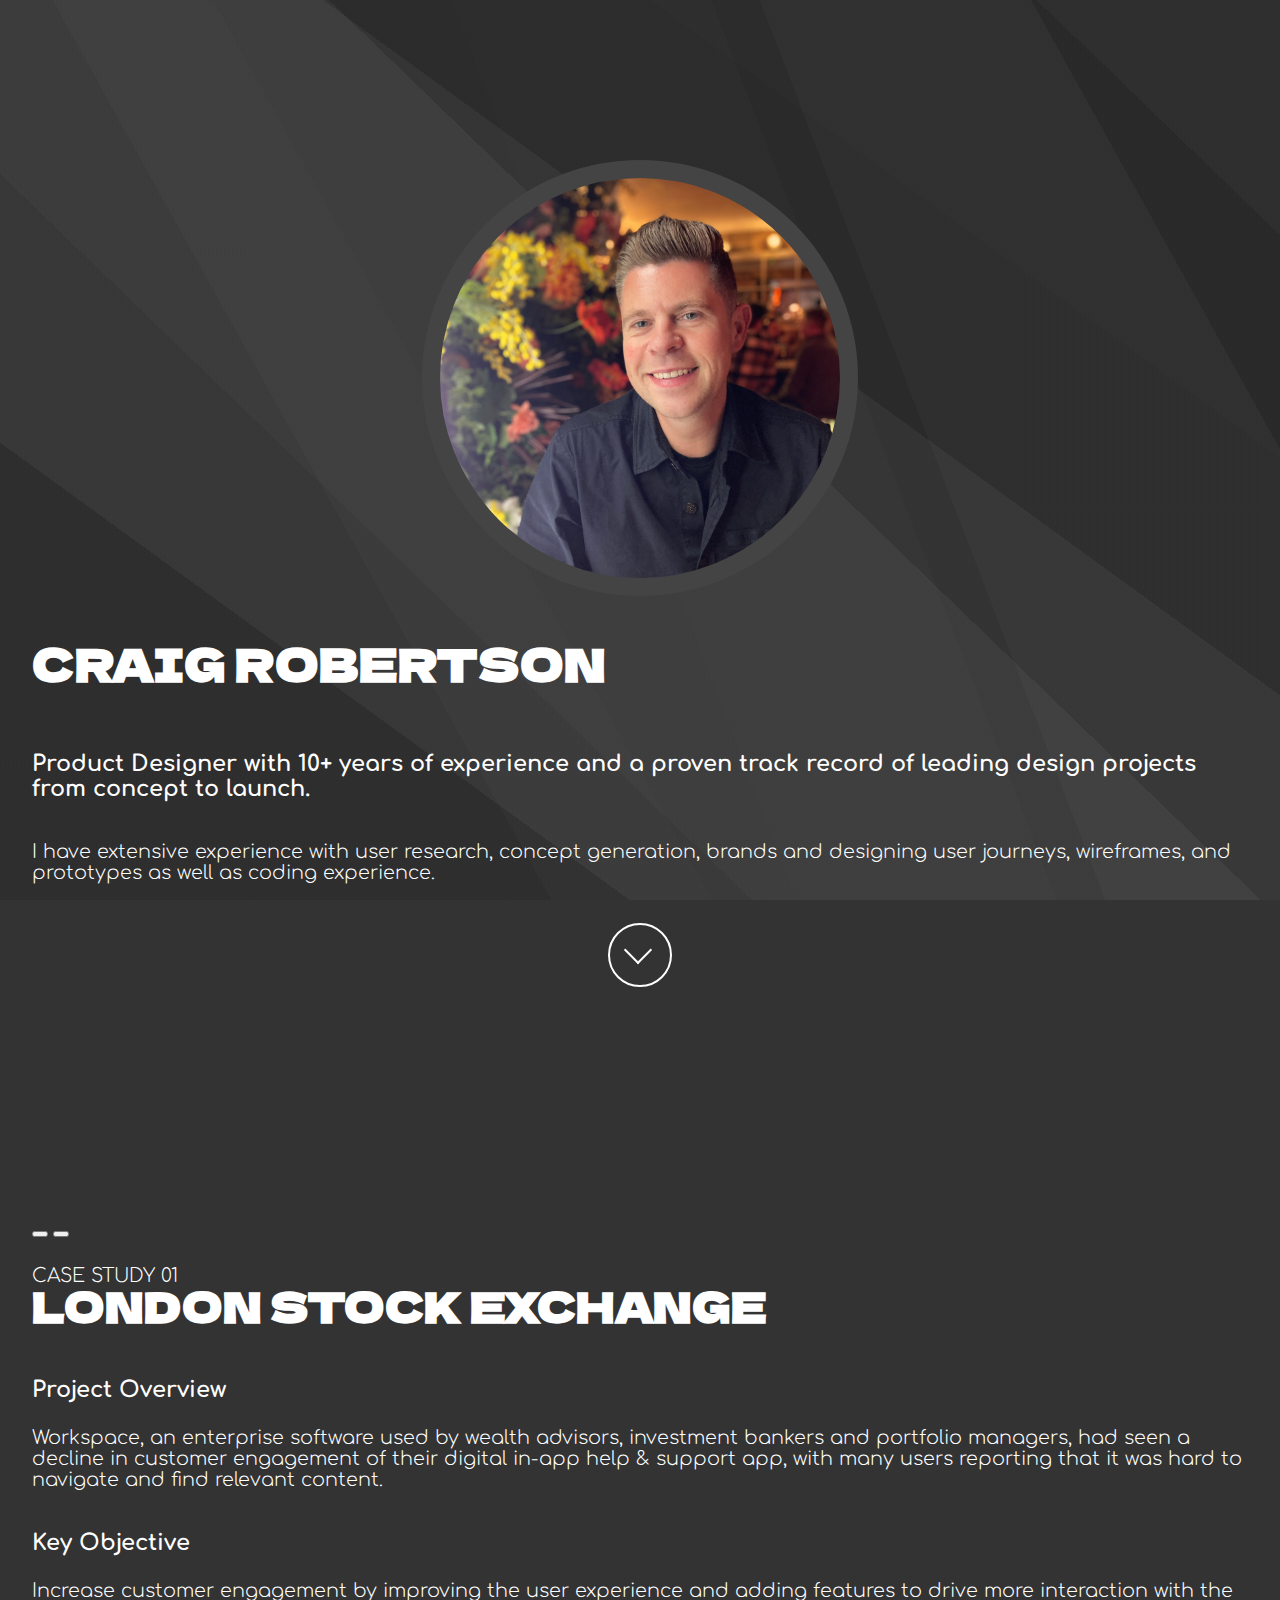
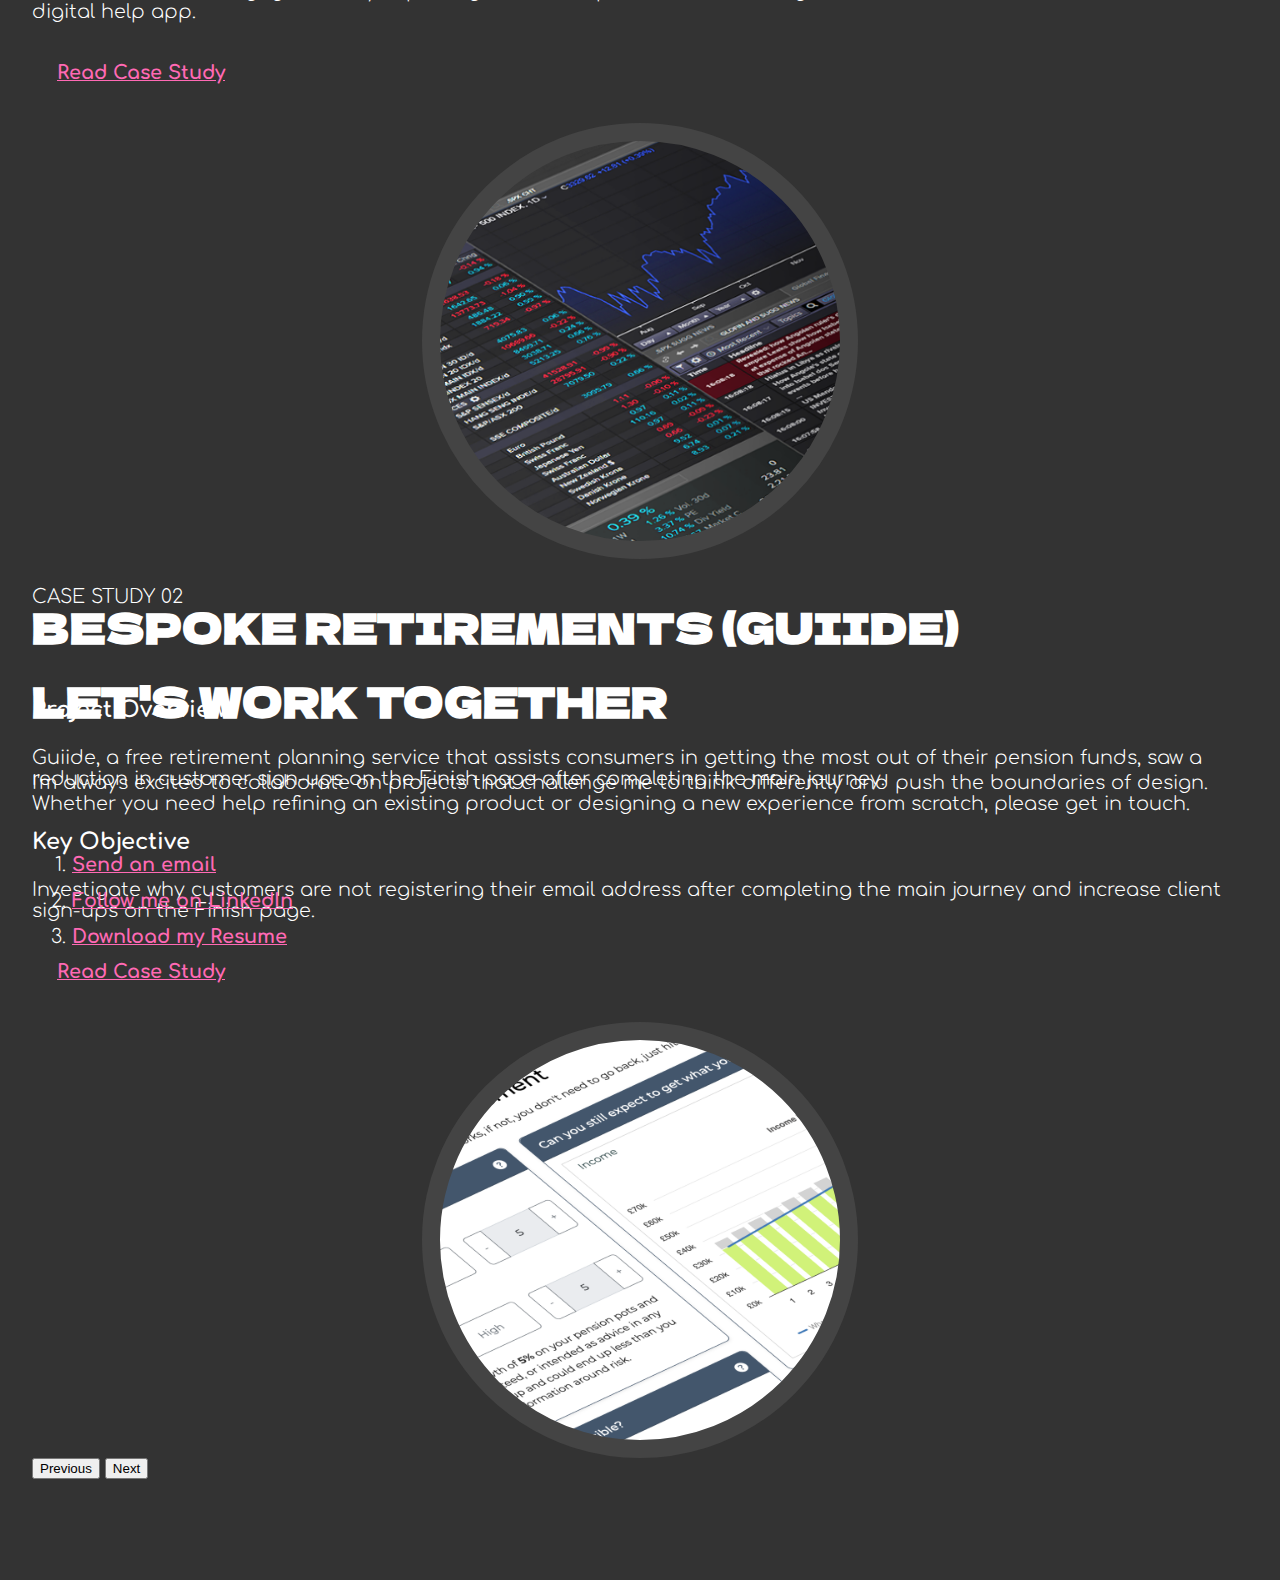
<file: index.html>
<!doctype html>
<html lang="en">
  <head>
    <meta charset="utf-8">
    <meta name="viewport" content="width=device-width, initial-scale=1">
    <title>Craig Robertson</title>

    <link href="https://cdn.jsdelivr.net/npm/bootstrap@5.1.1/dist/css/bootstrap.min.css" rel="stylesheet" integrity="sha384-F3w7mX95PdgyTmZZMECAngseQB83DfGTowi0iMjiWaeVhAn4FJkqJByhZMI3AhiU" crossorigin="anonymous">
    <link rel="preconnect" href="https://fonts.googleapis.com">
    <link rel="preconnect" href="https://fonts.gstatic.com" crossorigin>
    <link href="https://fonts.googleapis.com/css2?family=Dela+Gothic+One&family=Comfortaa:wght@300;400;700&display=swap" rel="stylesheet">
    <link href="css/main.css" rel="stylesheet">
  </head>
  <body>
    
    <section class="section first">
        <div class="container-fluid vh100 d-sm-flex align-items-center justify-content-center px-3">
            <div class="row">
                <div class="col-xl-6 col-lg-5">
                    <div class="background-craig-robertson shadow-sm my-5 mb-xl0"></div>
                </div>

                <div class="col-xl-4 col-lg-6 mx-auto mx-lg-0 d-flex align-items-center">
                    <div class="flex-column">
                        <p class="my-name">Craig Robertson</p>
                        <p class="lead">Product Designer with 10+ years of experience and a proven track record of leading design projects from concept to launch.</p>
                        <p>I have extensive experience with user research, concept generation, brands and designing user journeys, wireframes, and prototypes as well as coding experience.</p>
                    </div>                
                </div>

                <div class="wrapper">
                    <a href="index.html#case-studies"><div class="scroll"></div></a>
                </div>
            </div>
        </div>
    </section>

    <section class="section d-flex align-items-center justify-content-center" id="case-studies">
        <div class="container-fluid">
            <div class="row">
                <div class="col-xl-10 mx-auto">
                      <div id="caseStudies" class="carousel slide">
                        <div class="carousel-indicators">
                          <button type="button" data-bs-target="#caseStudies" data-bs-slide-to="0" class="active" aria-current="true" aria-label="London Stock Exchange"></button>
                          <button type="button" data-bs-target="#caseStudies" data-bs-slide-to="1" aria-label="Bespoke Retirements (Guiide)"></button>
                        </div>
                        <div class="carousel-inner">
                          <div class="carousel-item mb-5 active">
                            <div class="row">
                                <div class="col mx-auto d-sm-flex align-items-center">
                                    <div class="flex-column">
                                        <h1><span class="sub-title">Case Study 01</span> London Stock Exchange</h1>
                                        <h2>Project Overview</h2>
                                        <p>Workspace, an enterprise software used by wealth advisors, investment bankers and portfolio managers, had seen a decline in customer engagement of their digital in-app help &amp; support app, with many users reporting that it was hard to navigate and find relevant content.</p>
                                        <h2>Key Objective</h2>
                                        <p>Increase customer engagement by improving the user experience and adding features to drive more interaction with the digital help app.</p>
                                        <p><a href="lseg-case-study.html" class="btn btn-primary">Read Case Study</a></p>
                                    </div>
                                </div>
                                <div class="col d-lg-flex justify-content-center align-items-center img-case-study">
                                    <div class="background-lseg-workspace shadow-sm my5"></div>
                                </div>
                            </div>
                          </div>

                          <div class="carousel-item mb-5">
                            <div class="row">
                                <div class="col mx-auto d-sm-flex align-items-center">
                                    <div class="flex-column">
                                        <h1><span class="sub-title">Case Study 02</span> Bespoke Retirements (Guiide)</h1>
                                        <h2>Project Overview</h2>
                                        <p>Guiide, a free retirement planning service that assists consumers in getting the most out of their pension funds, saw a reduction in customer sign-ups on the Finish page after completing the main journey.</p>
                                        <h2>Key Objective</h2>
                                        <p>Investigate why customers are not registering their email address after completing the main journey and increase client sign-ups on the Finish page.</p>
                                        <p><a href="guiide-case-study.html" class="btn btn-primary">Read Case Study</a></p>
                                    </div>
                                </div>
                                <div class="col d-lg-flex justify-content-center align-items-center img-case-study">
                                    <div class="background-bespoke-retirements shadow-sm my5"></div>
                                </div>
                            </div>
                          </div>
                        </div>
                        <button class="carousel-control-prev" type="button" data-bs-target="#caseStudies" data-bs-slide="prev">
                            <span class="carousel-control-prev-icon" aria-hidden="true"></span>
                            <span class="visually-hidden">Previous</span>
                          </button>
                          <button class="carousel-control-next" type="button" data-bs-target="#caseStudies" data-bs-slide="next">
                            <span class="carousel-control-next-icon" aria-hidden="true"></span>
                            <span class="visually-hidden">Next</span>
                          </button>
                    </div>
                </div>
            </div>
        </div>
    </section>

    <section class="section d-flex align-items-center justify-content-center last">
        <div class="container-fluid">
            <div class="row">
                <div class="col-xl-6 mx-auto">
                    <h1>Let's work together</h1>
                    <p class="mb-3">I'm always excited to collaborate on projects that challenge me to think differently and push the boundaries of design. Whether you need help refining an existing product or designing a new experience from scratch, please get in touch.</p>
                    
                    <nav aria-label="breadcrumb">
                        <ol class="breadcrumb">
                        <li class="breadcrumb-item"><a href="mailto:craig.robertson@gmail.com">Send an email</a></li>
                        <li class="breadcrumb-item"><a href="http://uk.linkedin.com/in/craigrobertson79">Follow me on LinkedIn</a></li>
                        <li class="breadcrumb-item"><a href="docs/craig-robertson-product-designer.pdf" download>Download my Resume</a></li>
                        </ol>
                    </nav>
                </div>
            </div>
        </div>
    </section>

    <script src="https://cdn.jsdelivr.net/npm/@popperjs/core@2.11.8/dist/umd/popper.min.js" integrity="sha384-I7E8VVD/ismYTF4hNIPjVp/Zjvgyol6VFvRkX/vR+Vc4jQkC+hVqc2pM8ODewa9r" crossorigin="anonymous"></script>
<script src="https://cdn.jsdelivr.net/npm/bootstrap@5.3.3/dist/js/bootstrap.min.js" integrity="sha384-0pUGZvbkm6XF6gxjEnlmuGrJXVbNuzT9qBBavbLwCsOGabYfZo0T0to5eqruptLy" crossorigin="anonymous"></script>

</body>
</html>
</file>
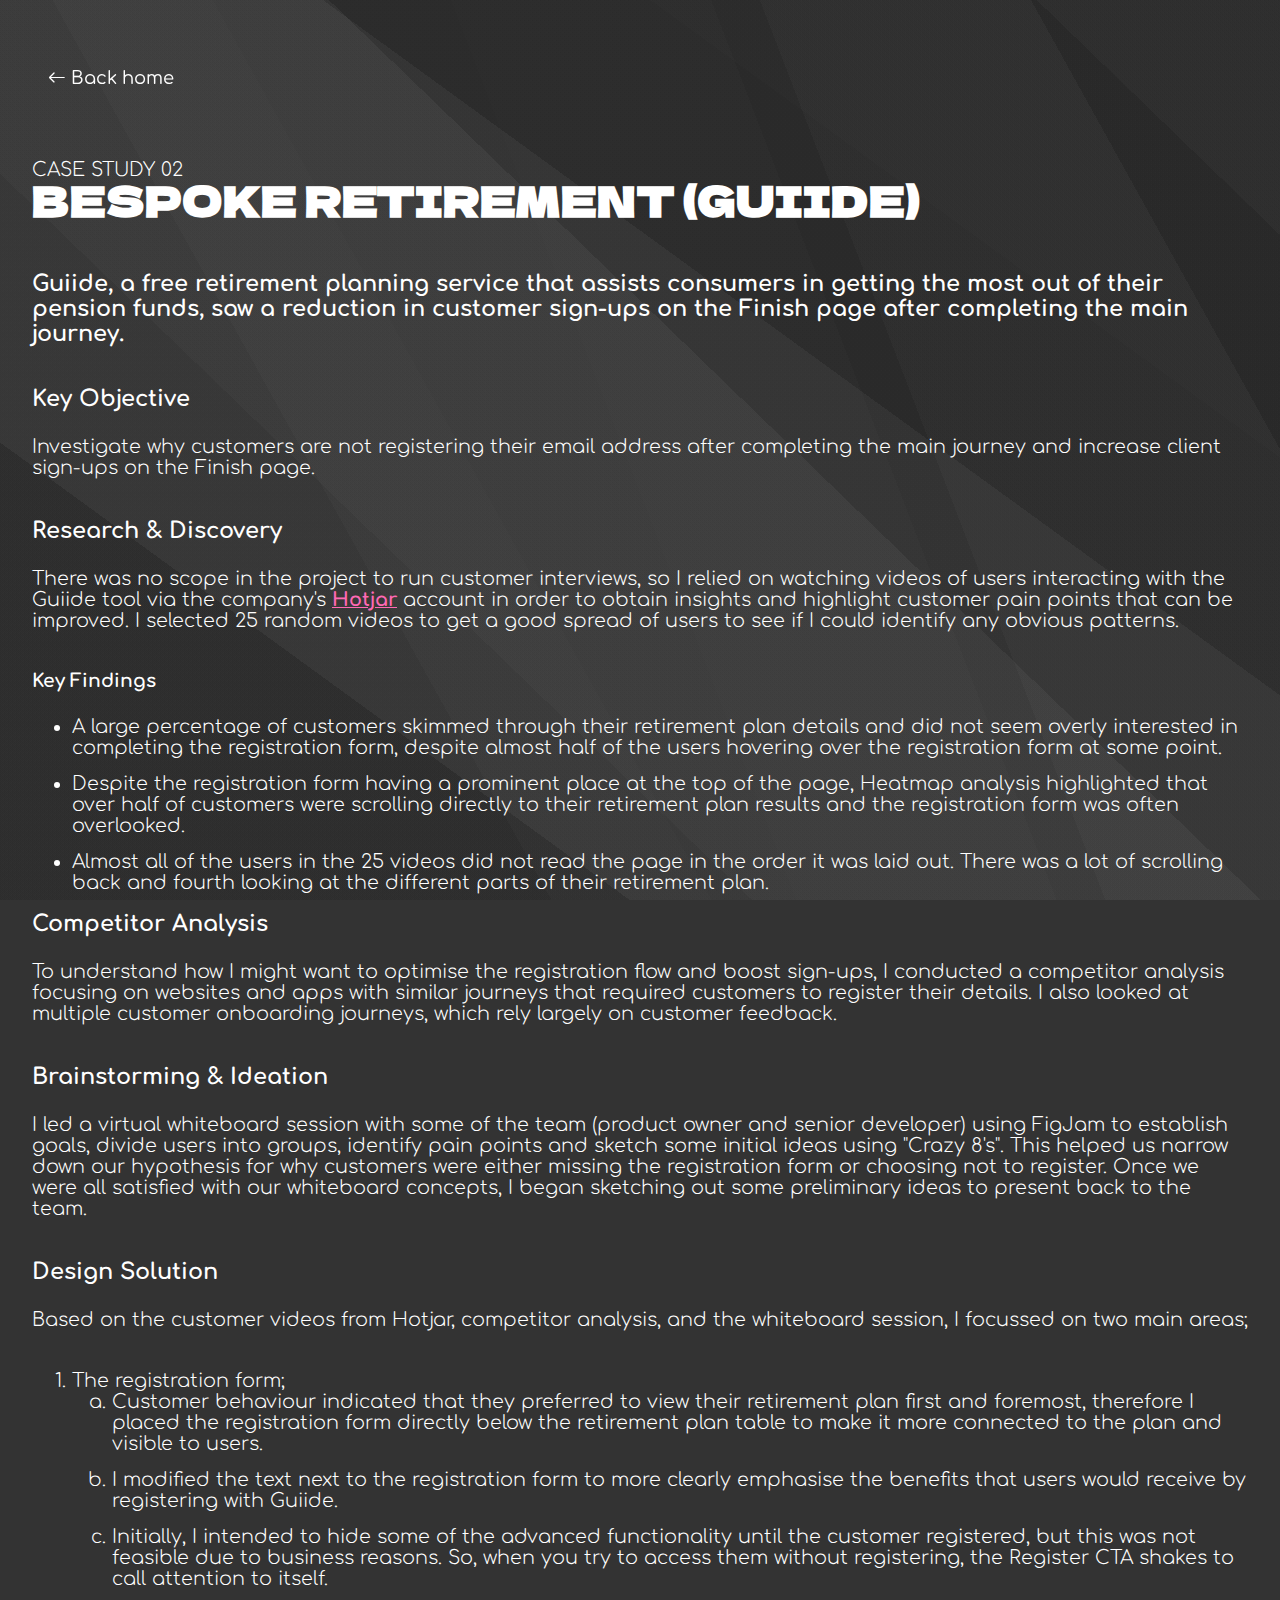
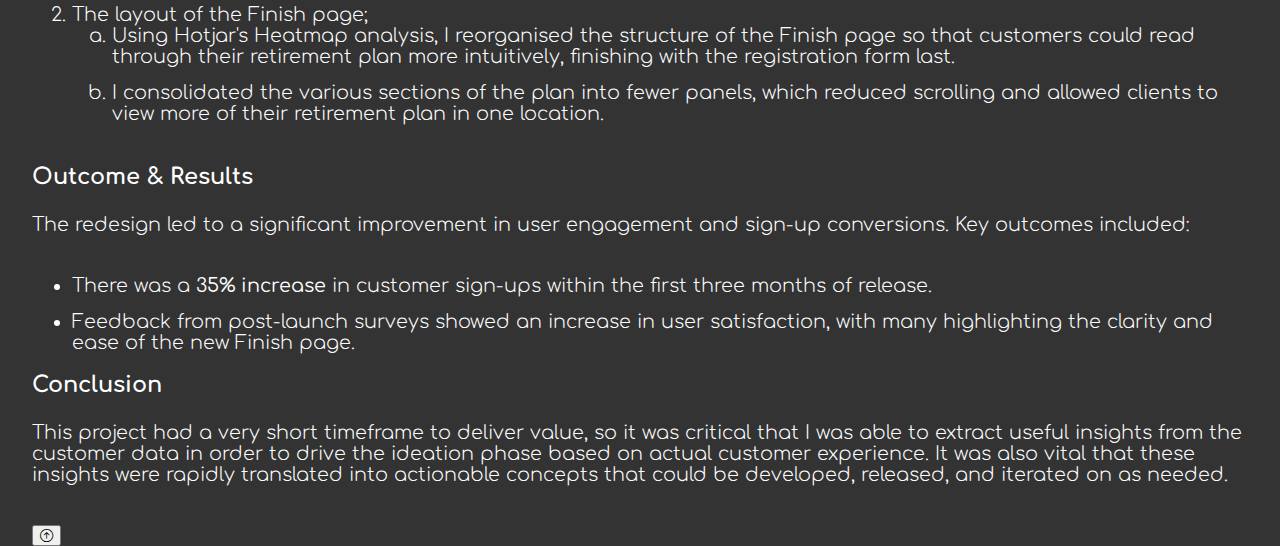
<file: guiide-case-study.html>
<!doctype html>
<html lang="en">
  <head>
    <meta charset="utf-8">
    <meta name="viewport" content="width=device-width, initial-scale=1">
    <title>Craig Robertson</title>

    <link href="https://cdn.jsdelivr.net/npm/bootstrap@5.1.1/dist/css/bootstrap.min.css" rel="stylesheet" integrity="sha384-F3w7mX95PdgyTmZZMECAngseQB83DfGTowi0iMjiWaeVhAn4FJkqJByhZMI3AhiU" crossorigin="anonymous">
    <link rel="preconnect" href="https://fonts.googleapis.com">
    <link rel="preconnect" href="https://fonts.gstatic.com" crossorigin>
    <link href="https://fonts.googleapis.com/css2?family=Dela+Gothic+One&family=Comfortaa:wght@300;700&display=swap" rel="stylesheet">
    <link rel="stylesheet" href="https://cdn.jsdelivr.net/npm/bootstrap-icons@1.11.3/font/bootstrap-icons.min.css">
    <link href="css/main.css" rel="stylesheet">
  </head>
  <body>
    
    <section class="section first">
        <div class="container-fluid pb-5">
            <div class="row">
                <div class="back-home">
                    <p>
                        <a href="index.html#case-studies" class="btn btn-link">
                            <i class="bi bi-arrow-left"></i> 
                            Back home
                        </a>
                    </p>
                </div>

                <div class="col-xl- col-lg-6 mx-auto">
                    <div class="flex-column">
                        <h1><span class="sub-title">Case Study 02</span> Bespoke Retirement (Guiide)</h1>

                        <p class="lead">Guiide, a free retirement planning service that assists consumers in getting the most out of their pension funds, saw a reduction in customer sign-ups on the Finish page after completing the main journey.</p>

                        <h2>Key Objective</h2>
                        <p>Investigate why customers are not registering their email address after completing the main journey and increase client sign-ups on the Finish page.</p>

                        <h2>Research &amp; Discovery</h2>
                        <p>There was no scope in the project to run customer interviews, so I relied on watching videos of users interacting with the Guiide tool via the company's <a href="https://www.hotjar.com/"> Hotjar</a> account in order to obtain insights and highlight customer pain points that can be improved. I selected 25 random videos to get a good spread of users to see if I could identify any obvious patterns.</p>
                        <h3>Key Findings</h3>
                        <ul class="mb-5">
                            <li>A large percentage of customers skimmed through their retirement plan details and did not seem overly interested in completing the registration form, despite almost half of the users hovering over the registration form at some point.</li>
                            <li>Despite the registration form having a prominent place at the top of the page, Heatmap analysis highlighted that over half of customers were scrolling directly to their retirement plan results and the registration form was often overlooked.</li>
                            <li>Almost all of the users in the 25 videos did not read the page in the order it was laid out. There was a lot of scrolling back and fourth looking at the different parts of their retirement plan.</li>
                        </ul>

                        <h2>Competitor Analysis</h2>
                        <p>To understand how I might want to optimise the registration flow and boost sign-ups, I conducted a competitor analysis focusing on websites and apps with similar journeys that required customers to register their details. I also looked at multiple customer onboarding journeys, which rely largely on customer feedback.</p>

                        <h2>Brainstorming &amp; Ideation</h2>
                        <p>I led a virtual whiteboard session with some of the team (product owner and senior developer) using FigJam to establish goals, divide users into groups, identify pain points and sketch some initial ideas using "Crazy 8's". This helped us narrow down our hypothesis for why customers were either missing the registration form or choosing not to register. Once we were all satisfied with our whiteboard concepts, I began sketching out some preliminary ideas to present back to the team.</p>

                        <h2>Design Solution</h2>
                        <p>Based on the customer videos from Hotjar, competitor analysis, and the whiteboard session, I focussed on two main areas;</p>
                            <ol>
                                <li>
                                    The registration form;
                                    <ol type="a" class="my-4">
                                        <li>Customer behaviour indicated that they preferred to view their retirement plan first and foremost, therefore I placed the registration form directly below the retirement plan table to make it more connected to the plan and visible to users.</li>
                                        <li>I modified the text next to the registration form to more clearly emphasise the benefits that users would receive by registering with Guiide.</li>
                                        <li>Initially, I intended to hide some of the advanced functionality until the customer registered, but this was not feasible due to business reasons. So, when you try to access them without registering, the Register CTA shakes to call attention to itself.</li>
                                    </ol>
                                </li>
                                <li>
                                    The layout of the Finish page;
                                    <ol type="a" class="my-4">
                                        <li>Using Hotjar's Heatmap analysis, I reorganised the structure of the Finish page so that customers could read through their retirement plan more intuitively, finishing with the registration form last.</li>
                                        <li>I consolidated the various sections of the plan into fewer panels, which reduced scrolling and allowed clients to view more of their retirement plan in one location.</li>
                                    </ol>
                                </li>
                            </ol>    
                        </p>

                        <h2>Outcome &amp; Results</h2>
                        <p>The redesign led to a significant improvement in user engagement and sign-up conversions. Key outcomes included:</p>
                        <ul class="mb-5">
                            <li>There was a <strong>35% increase</strong> in customer sign-ups within the first three months of release.</li>
                            <li>Feedback from post-launch surveys showed an increase in user satisfaction, with many highlighting the clarity and ease of the new Finish page.</li>
                        </ul>

                        <h2>Conclusion</h2>
                        <p>This project had a very short timeframe to deliver value, so it was critical that I was able to extract useful insights from the customer data in order to drive the ideation phase based on actual customer experience. It was also vital that these insights were rapidly translated into actionable concepts that could be developed, released, and iterated on as needed.</p>
                    </div>

                    <div class="progress-bar"></div>

                    <button class="back-to-top hidden">
                        <i class="bi bi-arrow-up-circle"></i>
                    </button> 
                </div>
            </div>
        </div>
    </section>

    <script src="js/back-to-top.js"></script>
</body>
</html>
</file>
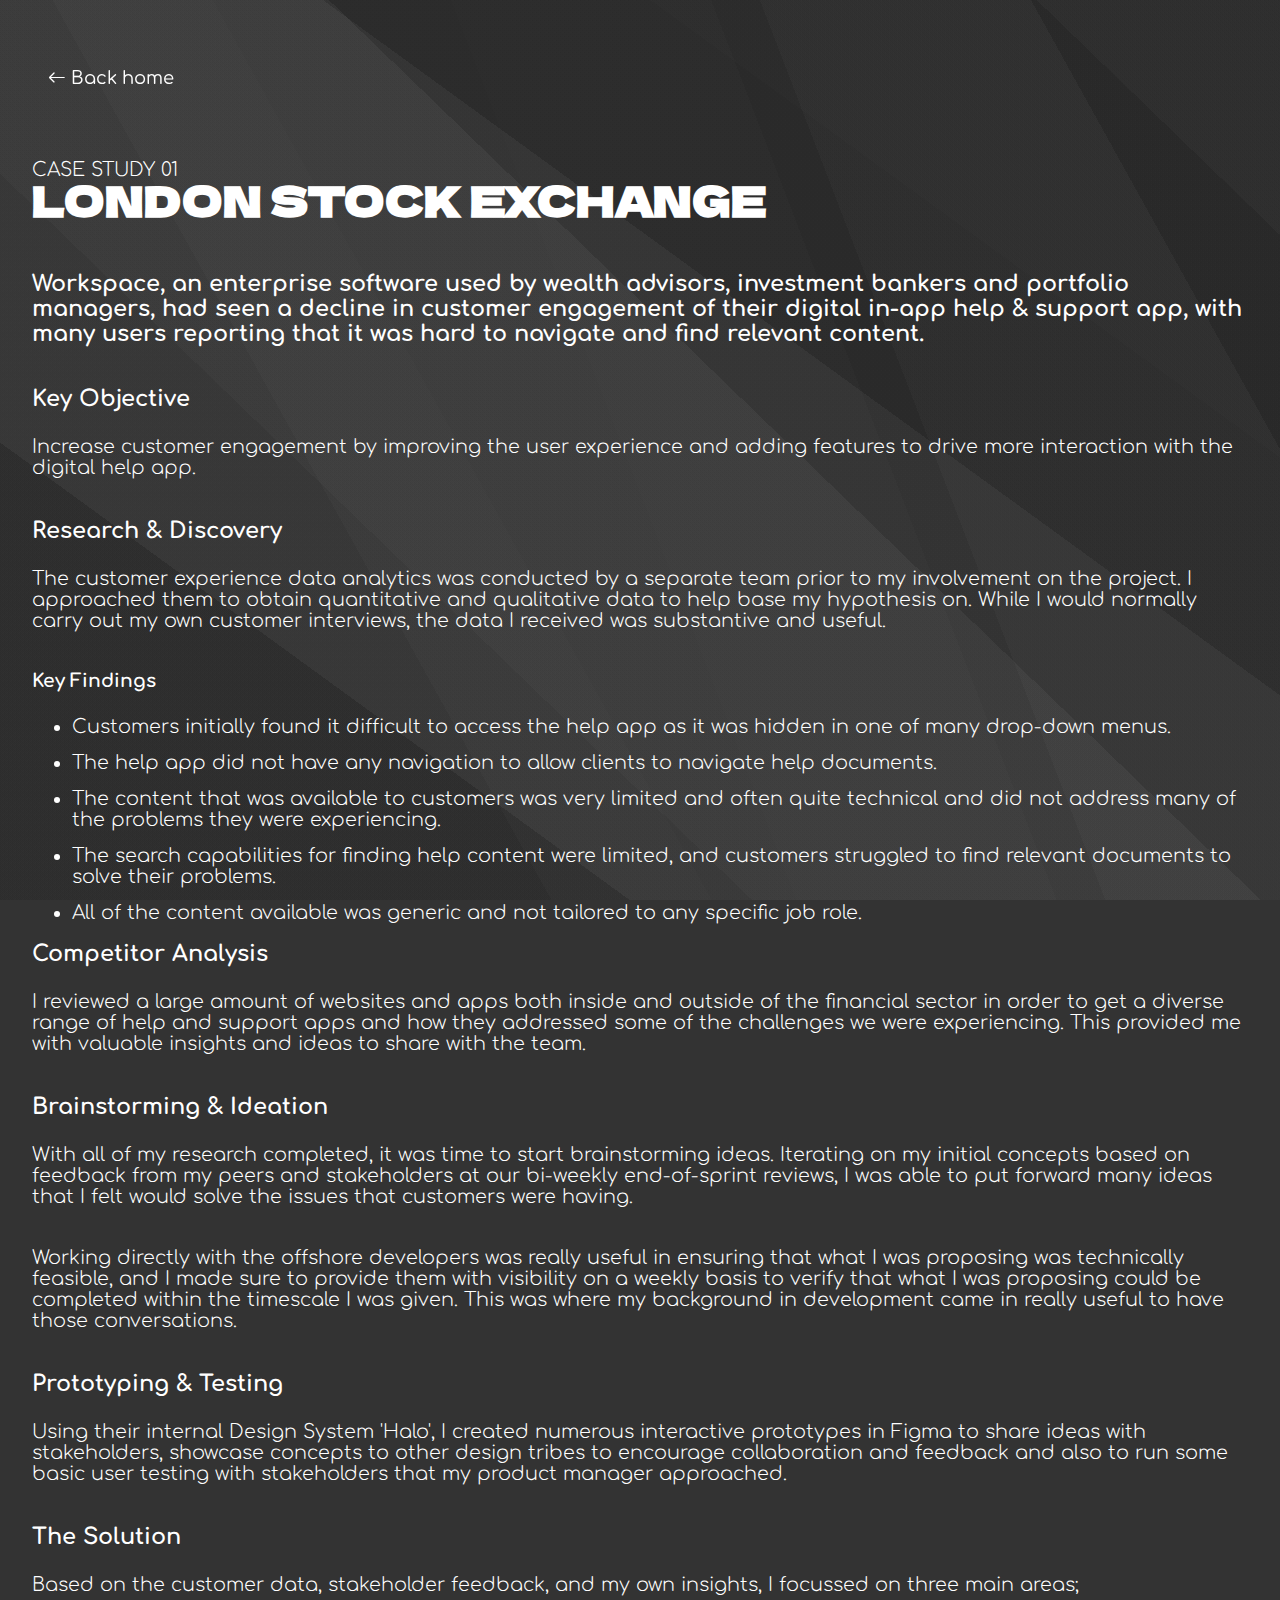
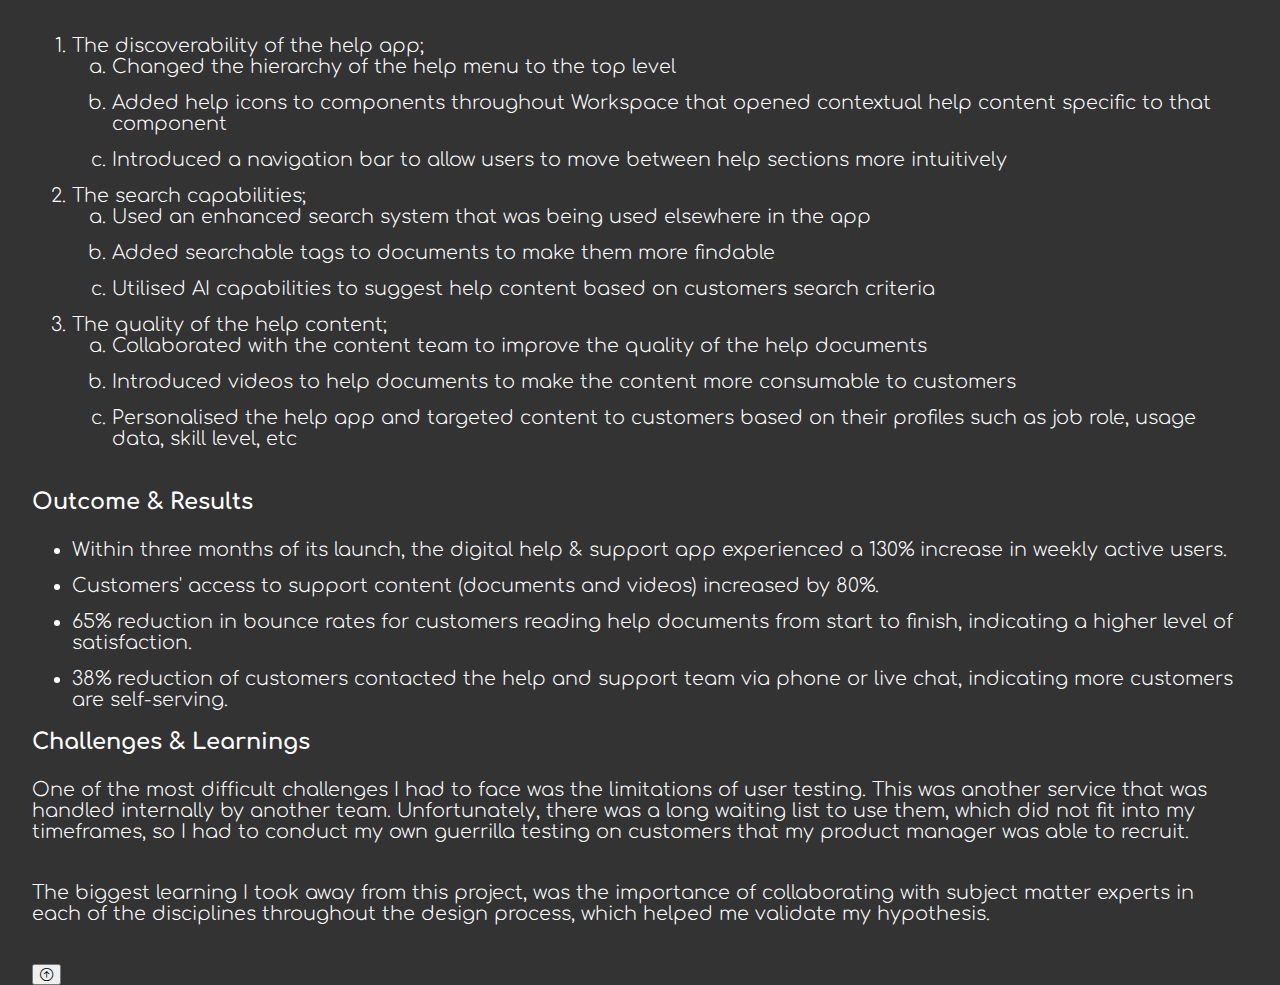
<file: lseg-case-study.html>
<!doctype html>
<html lang="en">
  <head>
    <meta charset="utf-8">
    <meta name="viewport" content="width=device-width, initial-scale=1">
    <title>Craig Robertson</title>

    <link href="https://cdn.jsdelivr.net/npm/bootstrap@5.1.1/dist/css/bootstrap.min.css" rel="stylesheet" integrity="sha384-F3w7mX95PdgyTmZZMECAngseQB83DfGTowi0iMjiWaeVhAn4FJkqJByhZMI3AhiU" crossorigin="anonymous">
    <link rel="preconnect" href="https://fonts.googleapis.com">
    <link rel="preconnect" href="https://fonts.gstatic.com" crossorigin>
    <link href="https://fonts.googleapis.com/css2?family=Dela+Gothic+One&family=Comfortaa:wght@300;700&display=swap" rel="stylesheet">
    <link rel="stylesheet" href="https://cdn.jsdelivr.net/npm/bootstrap-icons@1.11.3/font/bootstrap-icons.min.css">
    <link href="css/main.css" rel="stylesheet">
  </head>
  <body>
    
    <section class="section first">
        <div class="container-fluid pb-5">
            <div class="row">
                <div class="back-home">
                    <p>
                        <a href="index.html#case-studies" class="btn btn-link">
                            <i class="bi bi-arrow-left"></i> 
                            Back home
                        </a>
                    </p>
                </div>

                <div class="col-xl- col-lg-6 mx-auto">
                    <div class="flex-column">
                        <h1><span class="sub-title">Case Study 01</span> London Stock Exchange</h1>

                        <p class="lead">Workspace, an enterprise software used by wealth advisors, investment bankers and portfolio managers, had seen a decline in customer engagement of their digital in-app help & support app, with many users reporting that it was hard to navigate and find relevant content.</p>

                        <h2>Key Objective</h2>
                        <p>Increase customer engagement by improving the user experience and adding features to drive more interaction with the digital help app.</p>

                        <h2>Research &amp; Discovery</h2>
                        <p>The customer experience data analytics was conducted by a separate team prior to my involvement on the project. I approached them to obtain quantitative and qualitative data to help base my hypothesis on. While I would normally carry out my own customer interviews, the data I received was substantive and useful.</p>
                        <h3>Key Findings</h3>
                        <ul class="mb-5">
                            <li>Customers initially found it difficult to access the help app as it was hidden in one of many drop-down menus.</li>
                            <li>The help app did not have any navigation to allow clients to navigate help documents.</li>
                            <li>The content that was available to customers was very limited and often quite technical and did not address many of the problems they were experiencing.</li>
                            <li>The search capabilities for finding help content were limited, and customers struggled to find relevant documents to solve their problems.</li>
                            <li>All of the content available was generic and not tailored to any specific job role.</li>
                        </ul>

                        <h2>Competitor Analysis</h2>
                        <p>I reviewed a large amount of websites and apps both inside and outside of the financial sector in order to get a diverse range of help and support apps and how they addressed some of the challenges we were experiencing. This provided me with valuable insights and ideas to share with the team.</p>

                        <h2>Brainstorming &amp; Ideation</h2>
                        <p>With all of my research completed, it was time to start brainstorming ideas. Iterating on my initial concepts based on feedback from my peers and stakeholders at our bi-weekly end-of-sprint reviews, I was able to put forward many ideas that I felt would solve the issues that customers were having.</p>
                        <p>Working directly with the offshore developers was really useful in ensuring that what I was proposing was technically feasible, and I made sure to provide them with visibility on a weekly basis to verify that what I was proposing could be completed within the timescale I was given. This was where my background in development came in really useful to have those conversations.</p>

                        <h2>Prototyping &amp; Testing</h2>
                        <p>Using their internal Design System 'Halo', I created numerous interactive prototypes in Figma to share ideas with stakeholders, showcase concepts to other design tribes to encourage collaboration and feedback and also to run some basic user testing with stakeholders that my product manager approached.</p>

                        <h2>The Solution</h2>
                        <p>Based on the customer data, stakeholder feedback, and my own insights, I focussed on three main areas;</p>
                            <ol>
                                <li>
                                    The discoverability of the help app;
                                    <ol type="a" class="my-4">
                                        <li>Changed the hierarchy of the help menu to the top level</li>
                                        <li>Added help icons to components throughout Workspace that opened contextual help content specific to that component</li>
                                        <li>Introduced a navigation bar to allow users to move between help sections more intuitively</li>
                                    </ol>
                                </li>
                                <li>
                                    The search capabilities;
                                    <ol type="a" class="my-4">
                                        <li>Used an enhanced search system that was being used elsewhere in the app</li>
                                        <li>Added searchable tags to documents to make them more findable</li>
                                        <li>Utilised AI capabilities to suggest help content based on customers search criteria</li>
                                    </ol>
                                </li>
                                <li>
                                    The quality of the help content;
                                    <ol type="a" class="my-4">
                                        <li>Collaborated with the content team to improve the quality of the help documents</li>
                                        <li>Introduced videos to help documents to make the content more consumable to customers</li>
                                        <li>Personalised the help app and targeted content to customers based on their profiles such as job role, usage data, skill level, etc</li>
                                    </ol>
                                </li>
                            </ol>    
                        </p>

                        <h2>Outcome &amp; Results</h2>
                        <ul class="mb-5">
                            <li>Within three months of its launch, the digital help &amp; support app experienced a 130% increase in weekly active users.</li>
                            <li>Customers' access to support content (documents and videos) increased by 80%.</li>
                            <li>65% reduction in bounce rates for customers reading help documents from start to finish, indicating a higher level of satisfaction.</li>
                            <li>38% reduction of customers contacted the help and support team via phone or live chat, indicating more customers are self-serving.</li>
                        </ul>

                        <h2>Challenges &amp; Learnings</h2>
                        <p>One of the most difficult challenges I had to face was the limitations of user testing. This was another service that was handled internally by another team. Unfortunately, there was a long waiting list to use them, which did not fit into my timeframes, so I had to conduct my own guerrilla testing on customers that my product manager was able to recruit.</p>
                        <p>The biggest learning I took away from this project, was the importance of collaborating with subject matter experts in each of the disciplines throughout the design process, which helped me validate my hypothesis.</p>
                    </div>

                    <div class="progress-bar"></div>

                    <button class="back-to-top hidden">
                        <i class="bi bi-arrow-up-circle"></i>
                    </button>                
                </div>
            </div>
        </div>
    </section>

    <script src="js/back-to-top.js"></script>
</body>
</html>
</file>
<file: css/main.css>
html, 
body {
    height: 100vh;
}

body {
    background-color: #333;
    background-attachment: fixed;
    background-image: linear-gradient(216deg, rgba(77, 77, 77,0.05) 0%, rgba(77, 77, 77,0.05) 25%,rgba(42, 42, 42,0.05) 25%, rgba(42, 42, 42,0.05) 38%,rgba(223, 223, 223,0.05) 38%, rgba(223, 223, 223,0.05) 75%,rgba(36, 36, 36,0.05) 75%, rgba(36, 36, 36,0.05) 100%),linear-gradient(44deg, rgba(128, 128, 128,0.05) 0%, rgba(128, 128, 128,0.05) 34%,rgba(212, 212, 212,0.05) 34%, rgba(212, 212, 212,0.05) 57%,rgba(25, 25, 25,0.05) 57%, rgba(25, 25, 25,0.05) 89%,rgba(135, 135, 135,0.05) 89%, rgba(135, 135, 135,0.05) 100%),linear-gradient(241deg, rgba(55, 55, 55,0.05) 0%, rgba(55, 55, 55,0.05) 14%,rgba(209, 209, 209,0.05) 14%, rgba(209, 209, 209,0.05) 60%,rgba(245, 245, 245,0.05) 60%, rgba(245, 245, 245,0.05) 69%,rgba(164, 164, 164,0.05) 69%, rgba(164, 164, 164,0.05) 100%),linear-gradient(249deg, rgba(248, 248, 248,0.05) 0%, rgba(248, 248, 248,0.05) 32%,rgba(148, 148, 148,0.05) 32%, rgba(148, 148, 148,0.05) 35%,rgba(202, 202, 202,0.05) 35%, rgba(202, 202, 202,0.05) 51%,rgba(181, 181, 181,0.05) 51%, rgba(181, 181, 181,0.05) 100%),linear-gradient(92deg, hsl(214,0%,11%),hsl(214,0%,11%));
    font-family: 'Comfortaa', Helvetica, Verdana, Arial, sans-serif;
}

.background-craig-robertson {
    background-image: url("../img/craig-robertson-profile.jpg");
    background-position: 0 50%;
    background-size: cover;
    background-repeat: no-repeat;
    width: 340px;
    height: 340px;
    border-radius: 900px;
    border: 18px solid #444;
    margin: 0 auto;
}

@media (min-width:1200px){
    .background-craig-robertson {
        width: 400px;
        height: 400px;
    }
}

@media (min-width:1400px){
    .background-craig-robertson {
        width: 600px;
        height: 600px;
    }
}

.background-lseg-workspace {
    background-image: url("../img/lseg-workspace.png");
    background-position: 0 50%;
    background-size: cover;
    background-repeat: no-repeat;
    width: 340px;
    height: 340px;
    border-radius: 900px;
    border: 18px solid #444;
    margin: 0 auto;
}

@media (min-width:1200px){
    .background-lseg-workspace {
        width: 400px;
        height: 400px;
    }
}

@media (min-width:1400px){
    .background-lseg-workspace {
        width: 600px;
        height: 600px;
    }
}

.background-bespoke-retirements {
    background-image: url("../img/guiide-screenshot.png");
    background-position: 0 50%;
    background-size: cover;
    background-repeat: no-repeat;
    width: 340px;
    height: 340px;
    border-radius: 900px;
    border: 18px solid #444;
    margin: 0 auto;
}

@media (min-width:1200px){
    .background-bespoke-retirements {
        width: 400px;
        height: 400px;
    }
}

@media (min-width:1400px){
    .background-bespoke-retirements {
        width: 600px;
        height: 600px;
    }
}

p, 
li, 
.sub-title {
    font-family: 'Comfortaa', Helvetica, Verdana, Arial, sans-serif;
    color: #fff;
    font-weight: 100;
    font-size: 1.2rem;
    margin-bottom: 40px;
}

.sub-title {
    display: block;
    margin-bottom: 0px;
}

li {
    margin-bottom: 15px;
}

@media (min-width: 1400px){
    p, 
    li, 
    .sub-title {
        font-size: 1.4rem;
    }
}

p.lead {
    font-weight: bold;
    font-size: 1.4rem;
    color: #fff;
}

@media (min-width: 1200px){
    p.lead, h2 {
        font-size: 1.4rem;
    }
}

@media (min-width: 1400px){
    p.lead, h2 {
        font-size: 2rem;
    }
}

.my-name,
h1 {
    font-family: 'Dela Gothic One';
    font-weight: 700;
    font-size: 2.6rem;
    color: #fff;
    padding-bottom: 25px;
    text-transform: uppercase;
    line-height: 1;
}

h1 {
    margin-bottom: 25px;
}

h2, h3 {
    color: #fff;
    margin-bottom: 25px;
}

@media (min-width:1200px){
    .my-name {
        font-size: 2.8rem;
    }
}

@media (min-width:1400px){
    .my-name {
        font-size: 4rem;
    }
}

a {
    font-weight: bold;
    color: #ff69b4;
}

a:hover {
    color: #ff9ccd;
}

.spacing {
    padding-top: 200px;
    padding-bottom: 200px;
}

.btn-primary {
    border-radius: 50px;
    padding: 15px 25px;
}

.px-9 {
    padding-right: 9rem !important;
    padding-left: 9rem !important;
}

.btn-link {
    color: #fff;
    font-size: 18px;
    text-decoration: none;
    font-weight: 400;
}

.btn-link:hover {
    color: #ccc;
}

.section {
    margin: 10rem 1.5rem;
}

@media (min-width: 1200px){
    .section {
        height: 100vh;
    }
}

@media (min-width: 1200px){
    .carousel-control-prev {
        left: -180px;
    }

    .carousel-control-next {
        right: -140px;
    }
}

@media (max-width: 768px){
    .vh-100 {
        height: auto !important;
    }
}

@media (max-width: 768px){
    .first {
        margin-top: 1.5rem !important;
        margin-left: 0;
        margin-right: 0;
    }
}

@media (max-width: 768px){
    .last {
        padding-bottom: 4rem !important;
    }
}

.back-home {
    position: fixed;
    top: 3rem;
    left: 3rem;
}

@media (max-width: 768px){
    .back-home {
        position: static;
        padding-left: 0;
    }
}

.wrapper {
    display: none;
}

@media (min-width: 1200px){
    .wrapper {
        display: flex;
        align-items: center;
        justify-content: center;
        width: 100%;
    }
}

@media (max-width: 768px){
    .img-case-study {
        display: none;
    }
}

@media (max-width: 425px){
    .breadcrumb-item+.breadcrumb-item::before, 
    .breadcrumb-item+.breadcrumb-item {
        padding-right: 0;
        padding-left: 0;
        content: none;
    }
}

.scroll {
	width: 60px;
	height: 60px;
	border: 2px solid #fff;
	border-radius: 50%;
	position: relative;
	animation: down 1.5s infinite;
	-webkit-animation: down 1.5s infinite;
	&::before {
		content: '';
		position: absolute;
		top: 15px;
		left: 18px;
		width: 18px;
		height: 18px;
		border-left: 2px solid #fff;
  	    border-bottom: 2px solid #fff;
		transform: rotate(-45deg);
	}
}

@keyframes down {
	0% {
		transform: translate(0);
	}
	20% {
		transform: translateY(15px);
	}
	40% {
		transform: translate(0);
	}
}

@-webkit-keyframes down {
	0% {
		transform: translate(0);
	}
	20% {
		transform: translateY(15px);
	}
	40% {
		transform: translate(0);
	}
}

.scrolling-words-container {
    display: flex;
    align-items: center;
    margin-bottom: 50px;
  }
  
  .scrolling-words-box {
    height: 3rem;
    margin: auto;
    overflow: hidden;
  }
  .scrolling-words-box ul {
    margin: 0 0.625rem;
    padding: 0;
    animation: scrollUp 4s infinite;
  }
  .scrolling-words-box ul li {
    display: flex;
    align-items: center;
    justify-content: flex-end;
    height: 3rem;
    list-style: none;
    font-family: 'Dela Gothic One';
    font-weight: 700;
    font-size: 3rem;
    color: #fff;
    padding-bottom: 25px;
    text-transform: uppercase;
    line-height: 1;
  }
  
  @keyframes scrollUp {
    15%, 25% {
      transform: translateY(-20%);
    }
    40%, 50% {
      transform: translateY(-40%);
    }
    65%, 75% {
      transform: translateY(-60%);
    }
    90%, 100% {
      transform: translateY(-80%);
    }
  }
</file>
